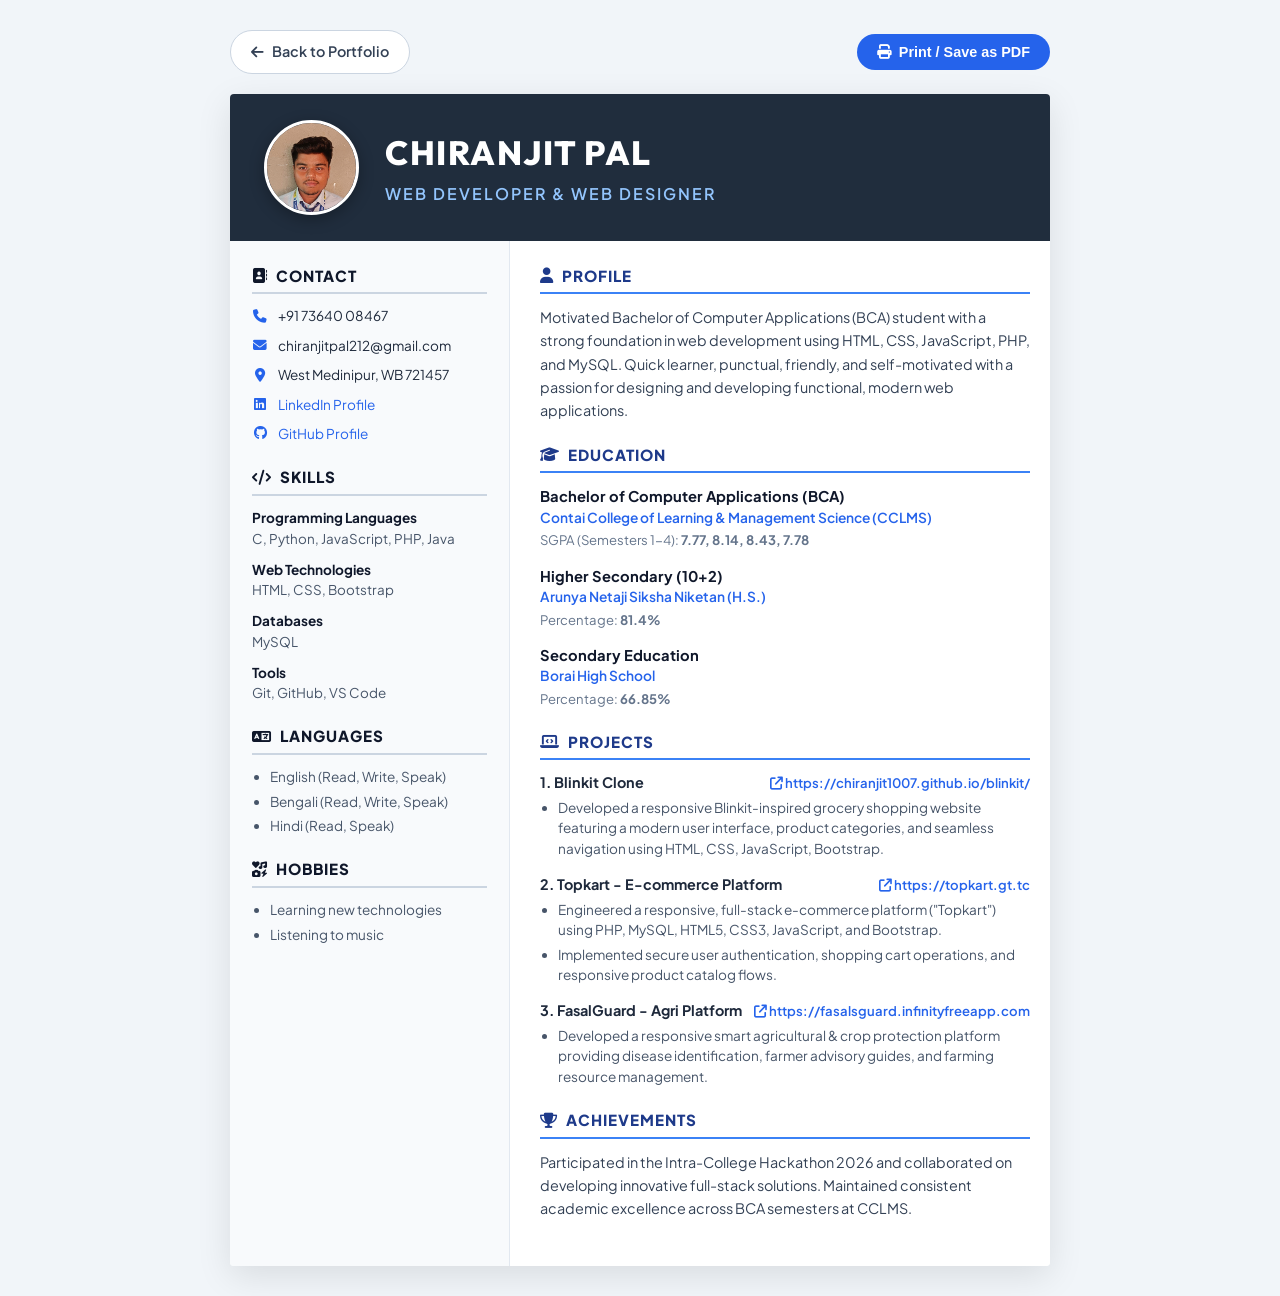
<file: resume.html>
<!DOCTYPE html>
<html lang="en">
<head>
  <meta charset="UTF-8">
  <meta name="viewport" content="width=device-width, initial-scale=1.0">
  <title>Chiranjit Pal - Resume | Web Developer & Web Designer</title>
  <link rel="preconnect" href="https://fonts.googleapis.com">
  <link rel="preconnect" href="https://fonts.gstatic.com" crossorigin>
  <link href="https://fonts.googleapis.com/css2?family=Outfit:wght@400;600;700;800&family=Plus+Jakarta+Sans:wght@400;500;600;700&display=swap" rel="stylesheet">
  <link rel="stylesheet" href="https://cdnjs.cloudflare.com/ajax/libs/font-awesome/6.5.2/css/all.min.css">
  <style>
    * { box-sizing: border-box; margin: 0; padding: 0; }
    body {
      font-family: 'Plus Jakarta Sans', sans-serif;
      background: #f1f5f9;
      color: #1e293b;
      line-height: 1.5;
      padding: 30px 15px;
    }
    .print-actions {
      max-width: 820px;
      margin: 0 auto 20px;
      display: flex;
      justify-content: space-between;
      align-items: center;
    }
    .btn {
      display: inline-flex;
      align-items: center;
      gap: 8px;
      padding: 10px 20px;
      border-radius: 999px;
      font-weight: 600;
      font-size: 0.9rem;
      cursor: pointer;
      text-decoration: none;
      border: none;
      transition: all 0.2s ease;
    }
    .btn-primary { background: #2563eb; color: #ffffff; }
    .btn-primary:hover { background: #1d4ed8; }
    .btn-outline { background: #ffffff; border: 1px solid #cbd5e1; color: #334155; }
    .btn-outline:hover { background: #f8fafc; border-color: #94a3b8; }

    .resume-page {
      max-width: 820px;
      margin: 0 auto;
      background: #ffffff;
      box-shadow: 0 10px 35px rgba(0, 0, 0, 0.1);
      border-radius: 4px;
      overflow: hidden;
    }
    .header-banner {
      background: #202d3d;
      color: #ffffff;
      padding: 26px 34px;
      display: flex;
      align-items: center;
      gap: 26px;
    }
    .avatar-box {
      width: 95px;
      height: 95px;
      border-radius: 50%;
      border: 3px solid #ffffff;
      overflow: hidden;
      flex-shrink: 0;
      box-shadow: 0 4px 15px rgba(0, 0, 0, 0.3);
    }
    .avatar-box img {
      width: 100%;
      height: 100%;
      object-fit: cover;
      object-position: center top;
    }
    .name-title h1 {
      font-family: 'Outfit', sans-serif;
      font-size: 2.1rem;
      font-weight: 800;
      letter-spacing: 1.5px;
      color: #ffffff;
      margin-bottom: 4px;
    }
    .name-title p {
      font-size: 1rem;
      letter-spacing: 2px;
      color: #93c5fd;
      font-weight: 600;
    }
    .resume-body {
      display: grid;
      grid-template-columns: 280px 1fr;
    }
    .left-col {
      background: #f8fafc;
      padding: 24px 22px;
      border-right: 1.5px solid #e2e8f0;
    }
    .right-col {
      padding: 24px 30px;
      background: #ffffff;
    }
    .section {
      margin-bottom: 22px;
    }
    .section-title {
      font-size: 0.95rem;
      font-weight: 800;
      color: #0f172a;
      letter-spacing: 1px;
      border-bottom: 2px solid #cbd5e1;
      padding-bottom: 5px;
      margin-bottom: 12px;
      display: flex;
      align-items: center;
      gap: 8px;
    }
    .right-title {
      color: #1e3a8a;
      border-bottom-color: #3b82f6;
    }
    .contact-list {
      list-style: none;
      font-size: 0.85rem;
      display: flex;
      flex-direction: column;
      gap: 9px;
    }
    .contact-list li {
      display: flex;
      align-items: center;
      gap: 10px;
      word-break: break-all;
    }
    .contact-list i {
      color: #2563eb;
      width: 16px;
      text-align: center;
    }
    .contact-list a {
      color: #2563eb;
      text-decoration: none;
    }
    .skill-group {
      margin-bottom: 11px;
      font-size: 0.85rem;
    }
    .skill-group strong {
      display: block;
      color: #0f172a;
      font-size: 0.85rem;
    }
    .skill-group p {
      color: #475569;
      font-size: 0.84rem;
    }
    .bullet-list {
      padding-left: 18px;
      list-style: disc;
      font-size: 0.85rem;
      color: #475569;
    }
    .bullet-list li {
      margin-bottom: 4px;
    }
    .profile-text {
      font-size: 0.9rem;
      color: #334155;
      line-height: 1.6;
    }
    .edu-item, .proj-item {
      margin-bottom: 15px;
    }
    .item-title {
      font-size: 0.92rem;
      font-weight: 700;
      color: #0f172a;
    }
    .item-sub {
      font-size: 0.86rem;
      color: #2563eb;
      font-weight: 600;
    }
    .item-meta {
      font-size: 0.82rem;
      color: #64748b;
      margin-top: 2px;
    }
    .proj-header {
      display: flex;
      justify-content: space-between;
      align-items: center;
      font-size: 0.9rem;
      margin-bottom: 4px;
      gap: 12px;
      flex-wrap: nowrap;
    }
    .proj-header strong {
      white-space: nowrap;
    }
    .proj-link {
      margin-left: auto;
      white-space: nowrap;
      font-size: 0.82rem;
      color: #2563eb;
      font-weight: 600;
      text-decoration: none;
    }
    .proj-link:hover { text-decoration: underline; }

    @page {
      size: A4 portrait;
      margin: 4mm 6mm;
    }

    @media print {
      *, *::before, *::after {
        -webkit-print-color-adjust: exact !important;
        print-color-adjust: exact !important;
      }
      body {
        padding: 0 !important;
        margin: 0 !important;
        background: #ffffff !important;
        font-size: 10.5px !important;
        line-height: 1.32 !important;
      }
      .print-actions {
        display: none !important;
      }
      .resume-page {
        box-shadow: none !important;
        max-width: 100% !important;
        border-radius: 0 !important;
        margin: 0 !important;
        page-break-after: avoid !important;
        page-break-inside: avoid !important;
      }
      .header-banner {
        background: #1e293b !important;
        padding: 10px 18px !important;
        gap: 16px !important;
      }
      .avatar-box {
        width: 58px !important;
        height: 58px !important;
      }
      .name-title h1 {
        font-size: 1.45rem !important;
        line-height: 1.1 !important;
      }
      .name-title p {
        font-size: 0.78rem !important;
        margin-top: 2px !important;
      }
      .resume-body {
        grid-template-columns: 215px 1fr !important;
      }
      .left-col {
        padding: 10px 12px !important;
      }
      .right-col {
        padding: 10px 14px !important;
      }
      .section {
        margin-bottom: 7px !important;
      }
      .section-title {
        font-size: 0.8rem !important;
        padding-bottom: 3px !important;
        margin-bottom: 5px !important;
      }
      .contact-list {
        gap: 3.5px !important;
        font-size: 0.73rem !important;
      }
      .skill-group {
        margin-bottom: 4px !important;
        font-size: 0.74rem !important;
      }
      .skill-group p {
        font-size: 0.71rem !important;
        line-height: 1.25 !important;
      }
      .bullet-list {
        padding-left: 14px !important;
        font-size: 0.72rem !important;
      }
      .bullet-list li {
        margin-bottom: 2px !important;
        line-height: 1.28 !important;
      }
      .profile-text {
        font-size: 0.75rem !important;
        line-height: 1.32 !important;
      }
      .edu-item, .proj-item {
        margin-bottom: 5px !important;
      }
      .item-title {
        font-size: 0.78rem !important;
      }
      .item-sub {
        font-size: 0.73rem !important;
      }
      .item-meta {
        font-size: 0.7rem !important;
      }
      .proj-header {
        font-size: 0.76rem !important;
        margin-bottom: 2px !important;
      }
      .proj-link {
        font-size: 0.7rem !important;
      }
    }
  </style>
</head>
<body>

  <div class="print-actions">
    <a href="index.html" class="btn btn-outline"><i class="fa-solid fa-arrow-left"></i> Back to Portfolio</a>
    <button onclick="window.print()" class="btn btn-primary"><i class="fa-solid fa-print"></i> Print / Save as PDF</button>
  </div>

  <div class="resume-page" id="printableResume">
    <!-- Header Banner -->
    <header class="header-banner">
      <div class="avatar-box">
        <img src="assets/chiranjit.jpg" alt="Chiranjit Pal">
      </div>
      <div class="name-title">
        <h1>CHIRANJIT PAL</h1>
        <p>WEB DEVELOPER & WEB DESIGNER</p>
      </div>
    </header>

    <!-- Two-Column Body -->
    <div class="resume-body">
      <!-- Left Column -->
      <aside class="left-col">
        <div class="section">
          <h4 class="section-title"><i class="fa-solid fa-address-book"></i> CONTACT</h4>
          <ul class="contact-list">
            <li><i class="fa-solid fa-phone"></i> +91 73640 08467</li>
            <li><i class="fa-solid fa-envelope"></i> chiranjitpal212@gmail.com</li>
            <li><i class="fa-solid fa-location-dot"></i> West Medinipur, WB 721457</li>
            <li><i class="fa-brands fa-linkedin"></i> <a href="https://www.linkedin.com/in/chiranjit-pal-b9a921326/" target="_blank">LinkedIn Profile</a></li>
            <li><i class="fa-brands fa-github"></i> <a href="https://github.com/Chiranjit1007" target="_blank">GitHub Profile</a></li>
          </ul>
        </div>

        <div class="section">
          <h4 class="section-title"><i class="fa-solid fa-code"></i> SKILLS</h4>
          <div class="skill-group">
            <strong>Programming Languages</strong>
            <p>C, Python, JavaScript, PHP, Java</p>
          </div>
          <div class="skill-group">
            <strong>Web Technologies</strong>
            <p>HTML, CSS, Bootstrap</p>
          </div>
          <div class="skill-group">
            <strong>Databases</strong>
            <p>MySQL</p>
          </div>
          <div class="skill-group">
            <strong>Tools</strong>
            <p>Git, GitHub, VS Code</p>
          </div>
        </div>

        <div class="section">
          <h4 class="section-title"><i class="fa-solid fa-language"></i> LANGUAGES</h4>
          <ul class="bullet-list">
            <li>English (Read, Write, Speak)</li>
            <li>Bengali (Read, Write, Speak)</li>
            <li>Hindi (Read, Speak)</li>
          </ul>
        </div>

        <div class="section">
          <h4 class="section-title"><i class="fa-solid fa-icons"></i> HOBBIES</h4>
          <ul class="bullet-list">
            <li>Learning new technologies</li>
            <li>Listening to music</li>
          </ul>
        </div>
      </aside>

      <!-- Right Column -->
      <main class="right-col">
        <div class="section">
          <h4 class="section-title right-title"><i class="fa-solid fa-user"></i> PROFILE</h4>
          <p class="profile-text">
            Motivated Bachelor of Computer Applications (BCA) student with a strong foundation in web development using HTML, CSS, JavaScript, PHP, and MySQL. Quick learner, punctual, friendly, and self-motivated with a passion for designing and developing functional, modern web applications.
          </p>
        </div>

        <div class="section">
          <h4 class="section-title right-title"><i class="fa-solid fa-graduation-cap"></i> EDUCATION</h4>
          <div class="edu-item">
            <div class="item-title">Bachelor of Computer Applications (BCA)</div>
            <div class="item-sub">Contai College of Learning & Management Science (CCLMS)</div>
            <div class="item-meta">SGPA (Semesters 1-4): <strong>7.77, 8.14, 8.43, 7.78</strong></div>
          </div>
          <div class="edu-item">
            <div class="item-title">Higher Secondary (10+2)</div>
            <div class="item-sub">Arunya Netaji Siksha Niketan (H.S.)</div>
            <div class="item-meta">Percentage: <strong>81.4%</strong></div>
          </div>
          <div class="edu-item">
            <div class="item-title">Secondary Education</div>
            <div class="item-sub">Borai High School</div>
            <div class="item-meta">Percentage: <strong>66.85%</strong></div>
          </div>
        </div>

        <div class="section">
          <h4 class="section-title right-title"><i class="fa-solid fa-laptop-code"></i> PROJECTS</h4>
          <div class="proj-item">
            <div class="proj-header">
              <strong>1. Blinkit Clone</strong>
              <a href="https://chiranjit1007.github.io/blinkit/" target="_blank" class="proj-link"><i class="fa-solid fa-arrow-up-right-from-square"></i> https://chiranjit1007.github.io/blinkit/</a>
            </div>
            <ul class="bullet-list">
              <li>Developed a responsive Blinkit-inspired grocery shopping website featuring a modern user interface, product categories, and seamless navigation using HTML, CSS, JavaScript, Bootstrap.</li>
            </ul>
          </div>

          <div class="proj-item">
            <div class="proj-header">
              <strong>2. Topkart - E-commerce Platform</strong>
              <a href="https://topkart.gt.tc" target="_blank" class="proj-link"><i class="fa-solid fa-arrow-up-right-from-square"></i> https://topkart.gt.tc</a>
            </div>
            <ul class="bullet-list">
              <li>Engineered a responsive, full-stack e-commerce platform ("Topkart") using PHP, MySQL, HTML5, CSS3, JavaScript, and Bootstrap.</li>
              <li>Implemented secure user authentication, shopping cart operations, and responsive product catalog flows.</li>
            </ul>
          </div>

          <div class="proj-item">
            <div class="proj-header">
              <strong>3. FasalGuard - Agri Platform</strong>
              <a href="https://fasalsguard.infinityfreeapp.com" target="_blank" class="proj-link"><i class="fa-solid fa-arrow-up-right-from-square"></i> https://fasalsguard.infinityfreeapp.com</a>
            </div>
            <ul class="bullet-list">
              <li>Developed a responsive smart agricultural & crop protection platform providing disease identification, farmer advisory guides, and farming resource management.</li>
            </ul>
          </div>
        </div>

        <div class="section">
          <h4 class="section-title right-title"><i class="fa-solid fa-trophy"></i> ACHIEVEMENTS</h4>
          <p class="profile-text">
            Participated in the Intra-College Hackathon 2026 and collaborated on developing innovative full-stack solutions. Maintained consistent academic excellence across BCA semesters at CCLMS.
          </p>
        </div>
      </main>
    </div>
  </div>

</body>
</html>
</file>
